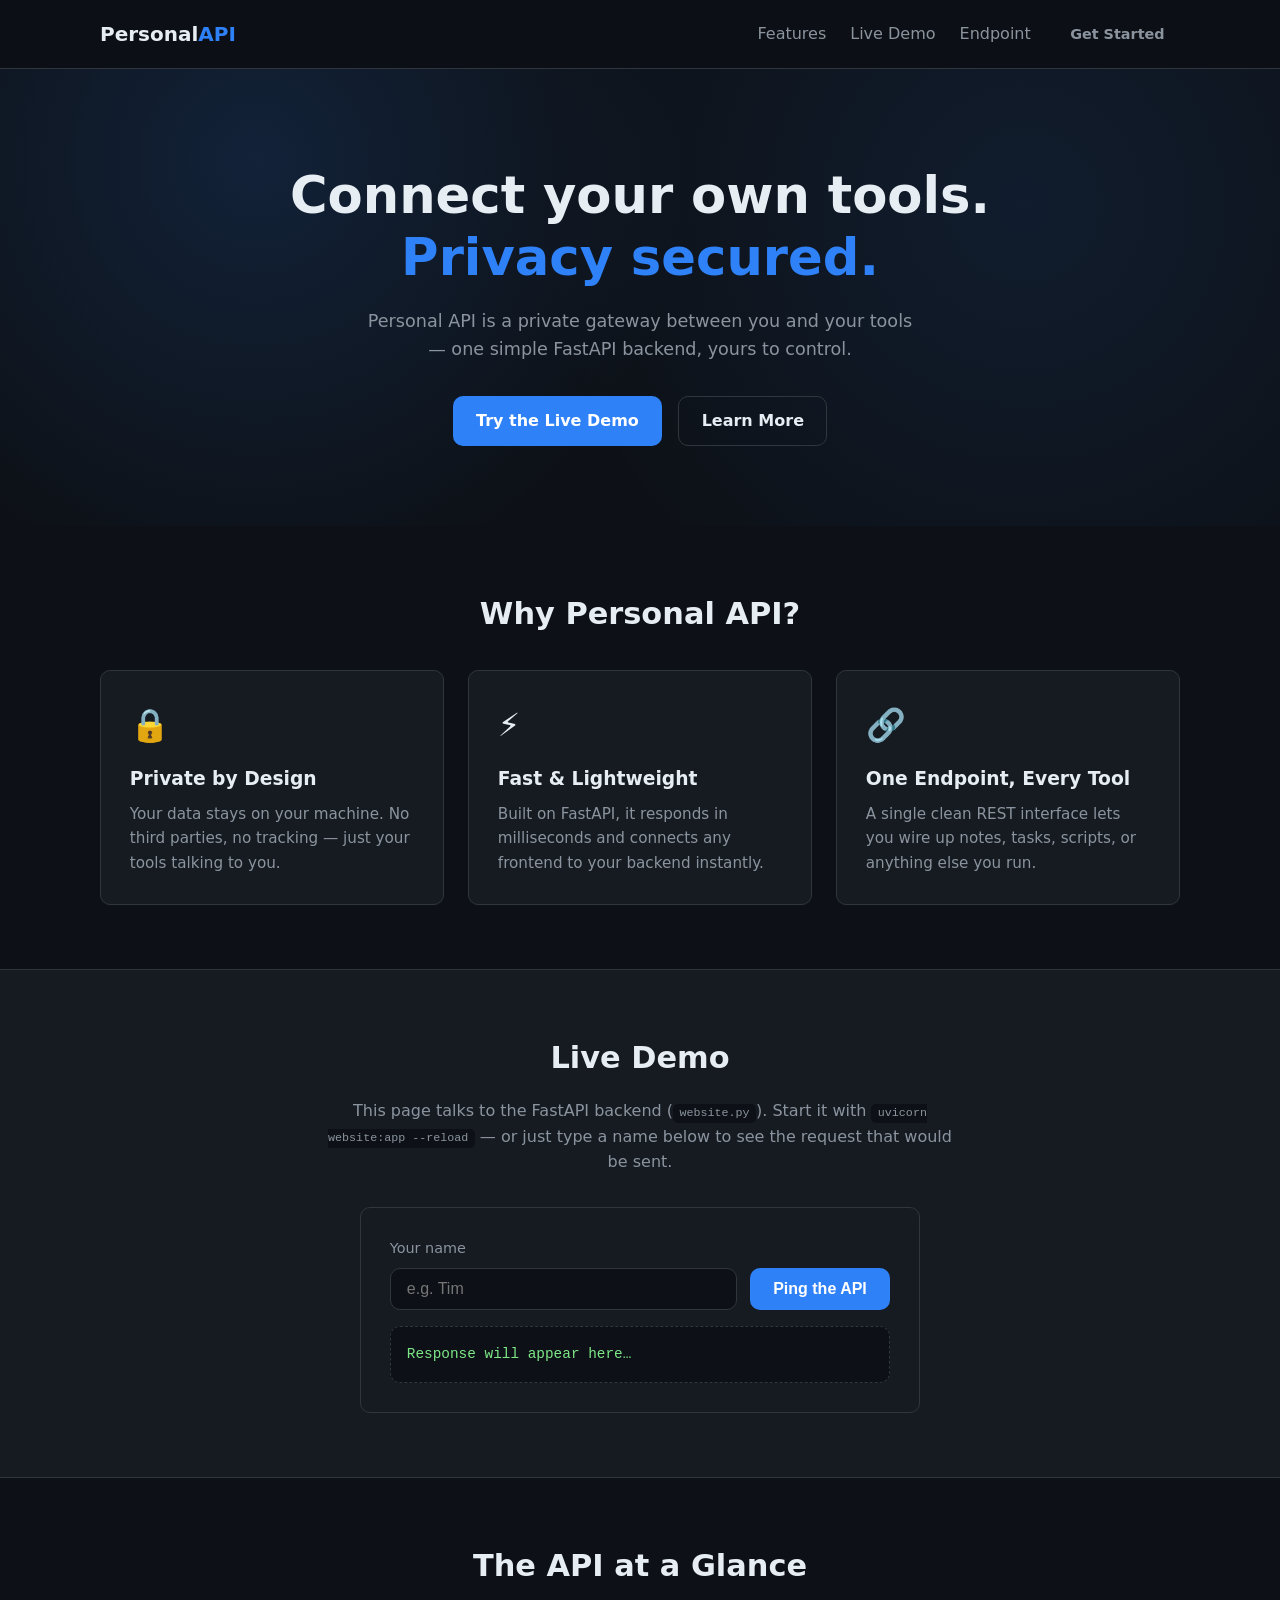
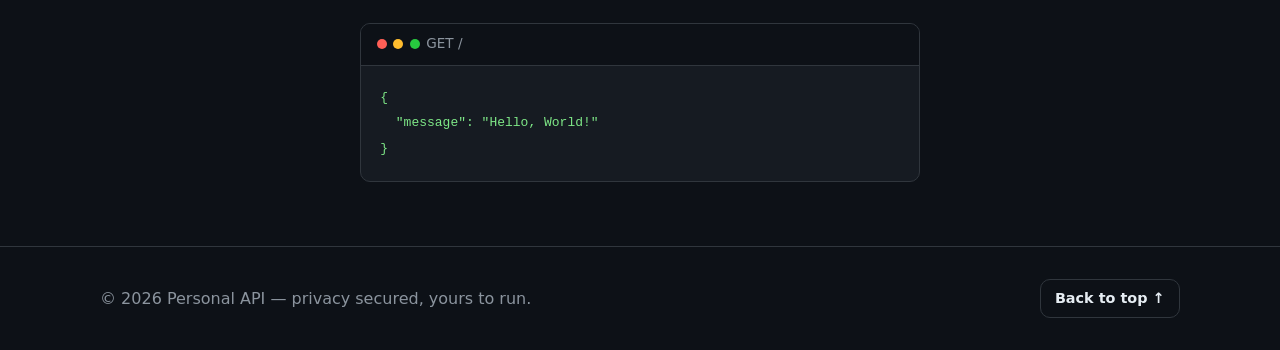
<file: index.html>
<!DOCTYPE html>
<html lang="en">
<head>
  <meta charset="UTF-8" />
  <meta name="viewport" content="width=device-width, initial-scale=1.0" />
  <title>Personal API — Your Tools, Connected</title>
  <link rel="stylesheet" href="style.css" />
</head>
<body>

  <!-- ===== Navigation ===== -->
  <header class="nav" id="top">
    <div class="container nav-inner">
      <a href="#top" class="logo">Personal<span>API</span></a>
      <nav class="nav-links" id="navLinks">
        <a href="#features">Features</a>
        <a href="#demo">Live Demo</a>
        <a href="#endpoint">Endpoint</a>
        <a href="#contact" class="btn btn-small">Get Started</a>
      </nav>
      <button class="hamburger" id="hamburger" aria-label="Toggle menu">&#9776;</button>
    </div>
  </header>

  <!-- ===== Hero ===== -->
  <section class="hero">
    <div class="container hero-inner">
      <h1>Connect your own tools.<br /><em>Privacy&nbsp;secured.</em></h1>
      <p class="subtitle">
        Personal API is a private gateway between you and your tools —
        one simple FastAPI backend, yours to control.
      </p>
      <div class="hero-actions">
        <a href="#demo" class="btn btn-primary">Try the Live Demo</a>
        <a href="#features" class="btn btn-ghost">Learn More</a>
      </div>
    </div>
  </section>

  <!-- ===== Features ===== -->
  <section class="features" id="features">
    <div class="container">
      <h2>Why Personal API?</h2>
      <div class="grid">
        <div class="card">
          <div class="card-icon">&#128274;</div>
          <h3>Private by Design</h3>
          <p>Your data stays on your machine. No third parties, no tracking — just your tools talking to you.</p>
        </div>
        <div class="card">
          <div class="card-icon">&#9889;</div>
          <h3>Fast &amp; Lightweight</h3>
          <p>Built on FastAPI, it responds in milliseconds and connects any frontend to your backend instantly.</p>
        </div>
        <div class="card">
          <div class="card-icon">&#128279;</div>
          <h3>One Endpoint, Every Tool</h3>
          <p>A single clean REST interface lets you wire up notes, tasks, scripts, or anything else you run.</p>
        </div>
      </div>
    </div>
  </section>

  <!-- ===== Live Demo ===== -->
  <section class="demo" id="demo">
    <div class="container">
      <h2>Live Demo</h2>
      <p class="demo-note">
        This page talks to the FastAPI backend (<code>website.py</code>).
        Start it with <code>uvicorn website:app --reload</code> — or just type a name below
        to see the request that would be sent.
      </p>
      <div class="demo-box card">
        <label for="nameInput">Your name</label>
        <div class="demo-row">
          <input type="text" id="nameInput" placeholder="e.g. Tim" />
          <button class="btn btn-primary" id="pingBtn">Ping the API</button>
        </div>
        <pre id="apiResult" class="api-result">Response will appear here…</pre>
      </div>
    </div>
  </section>

  <!-- ===== Endpoint Preview ===== -->
  <section class="endpoint" id="endpoint">
    <div class="container">
      <h2>The API at a Glance</h2>
      <div class="code-window card">
        <div class="code-bar"><span></span><span></span><span></span> GET /</div>
        <pre><code>{
  "message": "Hello, World!"
}</code></pre>
      </div>
    </div>
  </section>

  <!-- ===== Footer ===== -->
  <footer class="footer" id="contact">
    <div class="container footer-inner">
      <p>&copy; 2026 Personal API — privacy secured, yours to run.</p>
      <a href="#top" class="btn btn-ghost btn-small">Back to top &uarr;</a>
    </div>
  </footer>

  <script src="app.js"></script>
</body>
</html>
</file>
<file: style.css>
/* ===== Personal API — Frontend Styles ===== */
:root {
  --bg: #0d1117;
  --bg-soft: #161b22;
  --text: #e6edf3;
  --muted: #8b949e;
  --accent: #2f81f7;
  --accent-hover: #1f6feb;
  --border: #30363d;
  --radius: 10px;
}

* { margin: 0; padding: 0; box-sizing: border-box; }

html { scroll-behavior: smooth; }

body {
  font-family: "Segoe UI", system-ui, -apple-system, sans-serif;
  background: var(--bg);
  color: var(--text);
  line-height: 1.6;
}

.container {
  width: min(1080px, 92%);
  margin: 0 auto;
}

/* ===== Nav ===== */
.nav {
  position: sticky;
  top: 0;
  z-index: 10;
  background: rgba(13, 17, 23, 0.85);
  backdrop-filter: blur(8px);
  border-bottom: 1px solid var(--border);
}
.nav-inner {
  display: flex;
  align-items: center;
  justify-content: space-between;
  padding: 0.9rem 0;
}
.logo {
  font-size: 1.25rem;
  font-weight: 700;
  color: var(--text);
  text-decoration: none;
}
.logo span { color: var(--accent); }
.nav-links {
  display: flex;
  gap: 1.5rem;
  align-items: center;
}
.nav-links a {
  color: var(--muted);
  text-decoration: none;
  transition: color 0.2s;
}
.nav-links a:hover { color: var(--text); }
.hamburger {
  display: none;
  background: none;
  border: none;
  color: var(--text);
  font-size: 1.5rem;
  cursor: pointer;
}

/* ===== Buttons ===== */
.btn {
  display: inline-block;
  padding: 0.7rem 1.4rem;
  border-radius: var(--radius);
  border: 1px solid transparent;
  font-size: 1rem;
  font-weight: 600;
  text-decoration: none;
  cursor: pointer;
  transition: background 0.2s, transform 0.1s;
}
.btn:active { transform: scale(0.97); }
.btn-primary { background: var(--accent); color: #fff; }
.btn-primary:hover { background: var(--accent-hover); }
.btn-ghost {
  background: transparent;
  color: var(--text);
  border-color: var(--border);
}
.btn-ghost:hover { border-color: var(--accent); color: var(--accent); }
.btn-small { padding: 0.45rem 0.9rem; font-size: 0.9rem; }

/* ===== Hero ===== */
.hero {
  padding: 6rem 0 5rem;
  text-align: center;
  background:
    radial-gradient(circle at 20% 20%, rgba(47, 129, 247, 0.15), transparent 40%),
    radial-gradient(circle at 80% 30%, rgba(47, 129, 247, 0.1), transparent 45%);
}
.hero h1 {
  font-size: clamp(2rem, 5vw, 3.2rem);
  line-height: 1.2;
  margin-bottom: 1.2rem;
}
.hero h1 em {
  font-style: normal;
  color: var(--accent);
}
.subtitle {
  color: var(--muted);
  max-width: 560px;
  margin: 0 auto 2rem;
  font-size: 1.1rem;
}
.hero-actions {
  display: flex;
  gap: 1rem;
  justify-content: center;
  flex-wrap: wrap;
}

/* ===== Sections ===== */
section { padding: 4rem 0; }
section > .container > h2 {
  font-size: 1.9rem;
  margin-bottom: 2rem;
  text-align: center;
}

/* ===== Feature Cards ===== */
.grid {
  display: grid;
  grid-template-columns: repeat(auto-fit, minmax(260px, 1fr));
  gap: 1.5rem;
}
.card {
  background: var(--bg-soft);
  border: 1px solid var(--border);
  border-radius: var(--radius);
  padding: 1.8rem;
  transition: transform 0.2s, border-color 0.2s;
}
.card:hover {
  transform: translateY(-4px);
  border-color: var(--accent);
}
.card-icon { font-size: 2rem; margin-bottom: 0.8rem; }
.card h3 { margin-bottom: 0.5rem; }
.card p { color: var(--muted); font-size: 0.95rem; }

/* ===== Demo ===== */
.demo { background: var(--bg-soft); border-block: 1px solid var(--border); }
.demo-note {
  color: var(--muted);
  max-width: 640px;
  margin: -1rem auto 2rem;
  text-align: center;
}
.demo-note code {
  background: var(--bg);
  padding: 0.15rem 0.4rem;
  border-radius: 5px;
  font-size: 0.9em;
}
.demo-box { max-width: 560px; margin: 0 auto; }
.demo-box label {
  display: block;
  margin-bottom: 0.5rem;
  color: var(--muted);
  font-size: 0.9rem;
}
.demo-row { display: flex; gap: 0.8rem; margin-bottom: 1rem; }
.demo-row input {
  flex: 1;
  padding: 0.7rem 1rem;
  border-radius: var(--radius);
  border: 1px solid var(--border);
  background: var(--bg);
  color: var(--text);
  font-size: 1rem;
}
.demo-row input:focus {
  outline: none;
  border-color: var(--accent);
}
.api-result {
  background: var(--bg);
  border: 1px dashed var(--border);
  border-radius: var(--radius);
  padding: 1rem;
  color: #7ee787;
  font-family: "Courier New", monospace;
  font-size: 0.9rem;
  white-space: pre-wrap;
  min-height: 3.5rem;
}

/* ===== Code Window ===== */
.code-window { max-width: 560px; margin: 0 auto; padding: 0; overflow: hidden; }
.code-bar {
  background: var(--bg);
  padding: 0.6rem 1rem;
  color: var(--muted);
  font-size: 0.85rem;
  border-bottom: 1px solid var(--border);
  display: flex;
  align-items: center;
  gap: 0.4rem;
}
.code-bar span {
  width: 10px; height: 10px;
  border-radius: 50%;
  background: var(--border);
}
.code-bar span:nth-child(1) { background: #ff5f56; }
.code-bar span:nth-child(2) { background: #ffbd2e; }
.code-bar span:nth-child(3) { background: #27c93f; }
.code-window pre {
  padding: 1.2rem;
  overflow-x: auto;
  color: #7ee787;
  font-family: "Courier New", monospace;
}

/* ===== Footer ===== */
.footer {
  border-top: 1px solid var(--border);
  padding: 2rem 0;
}
.footer-inner {
  display: flex;
  justify-content: space-between;
  align-items: center;
  flex-wrap: wrap;
  gap: 1rem;
  color: var(--muted);
}

/* ===== Mobile ===== */
@media (max-width: 720px) {
  .nav-links {
    display: none;
    position: absolute;
    top: 100%;
    left: 0;
    right: 0;
    background: var(--bg-soft);
    border-bottom: 1px solid var(--border);
    flex-direction: column;
    padding: 1rem;
  }
  .nav-links.open { display: flex; }
  .hamburger { display: block; }
  .demo-row { flex-direction: column; }
}
</file>
